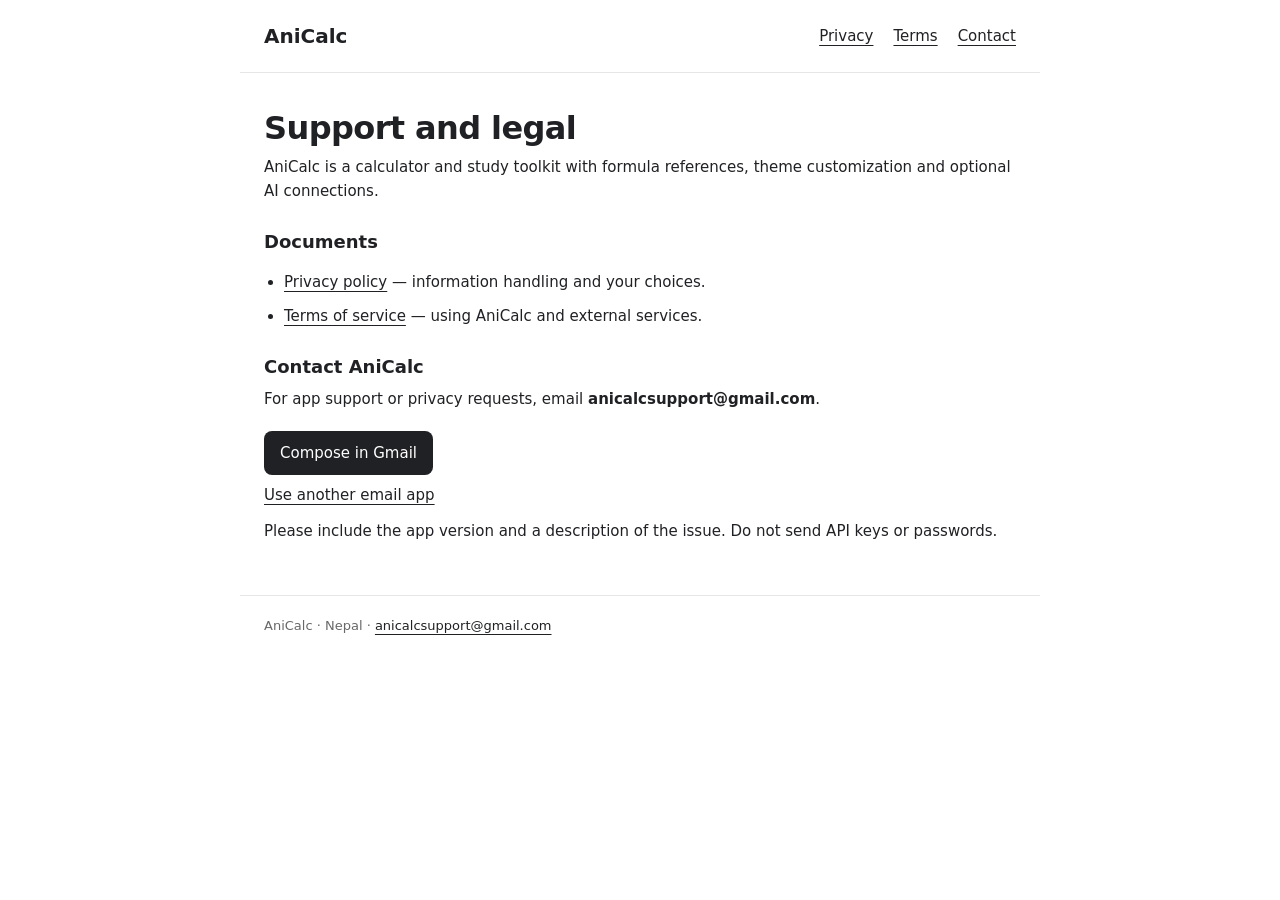
<file: index.html>
<!doctype html><html lang="en"><head><meta charset="utf-8"><meta name="viewport" content="width=device-width,initial-scale=1"><meta name="description" content="AniCalc privacy policy, terms of service and contact details"><title>Support and legal | AniCalc</title><link rel="stylesheet" href="style.css"></head><body><header><a href="index.html">AniCalc</a><nav aria-label="Main navigation"><a href="privacy.html">Privacy</a><a href="terms.html">Terms</a><a href="index.html#contact">Contact</a></nav></header><main><h1>Support and legal</h1><p>AniCalc is a calculator and study toolkit with formula references, theme customization and optional AI connections.</p><h2>Documents</h2><ul><li><a href="privacy.html">Privacy policy</a> — information handling and your choices.</li><li><a href="terms.html">Terms of service</a> — using AniCalc and external services.</li></ul><section id="contact"><h2>Contact AniCalc</h2><p>For app support or privacy requests, email <strong>anicalcsupport@gmail.com</strong>.</p><a class="contact" href="https://mail.google.com/mail/?view=cm&amp;fs=1&amp;to=anicalcsupport%40gmail.com&amp;su=AniCalc%20support" target="_blank" rel="noopener">Compose in Gmail</a><p><a href="mailto:anicalcsupport@gmail.com?subject=AniCalc%20support">Use another email app</a></p><p>Please include the app version and a description of the issue. Do not send API keys or passwords.</p></section></main><footer>AniCalc · Nepal · <a href="https://mail.google.com/mail/?view=cm&amp;fs=1&amp;to=anicalcsupport%40gmail.com&amp;su=AniCalc%20support" target="_blank" rel="noopener">anicalcsupport@gmail.com</a></footer></body></html>
</file>
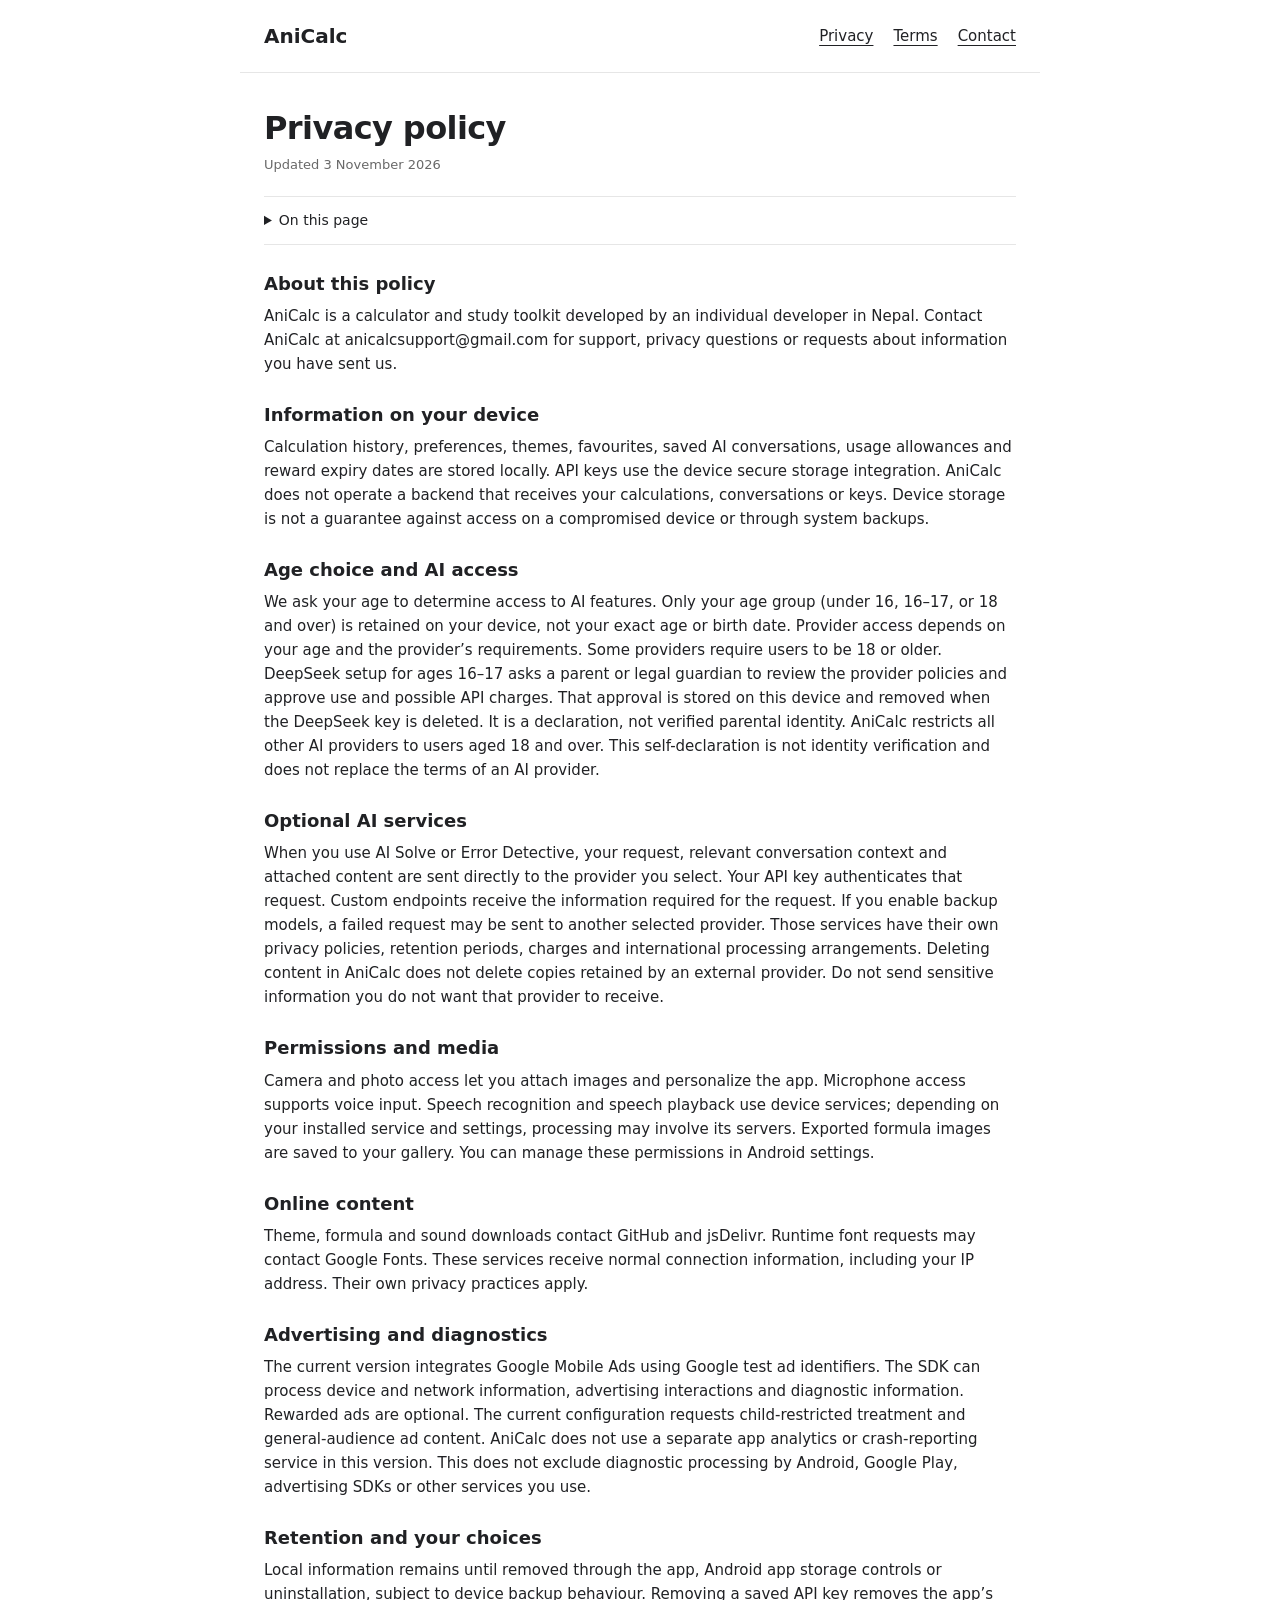
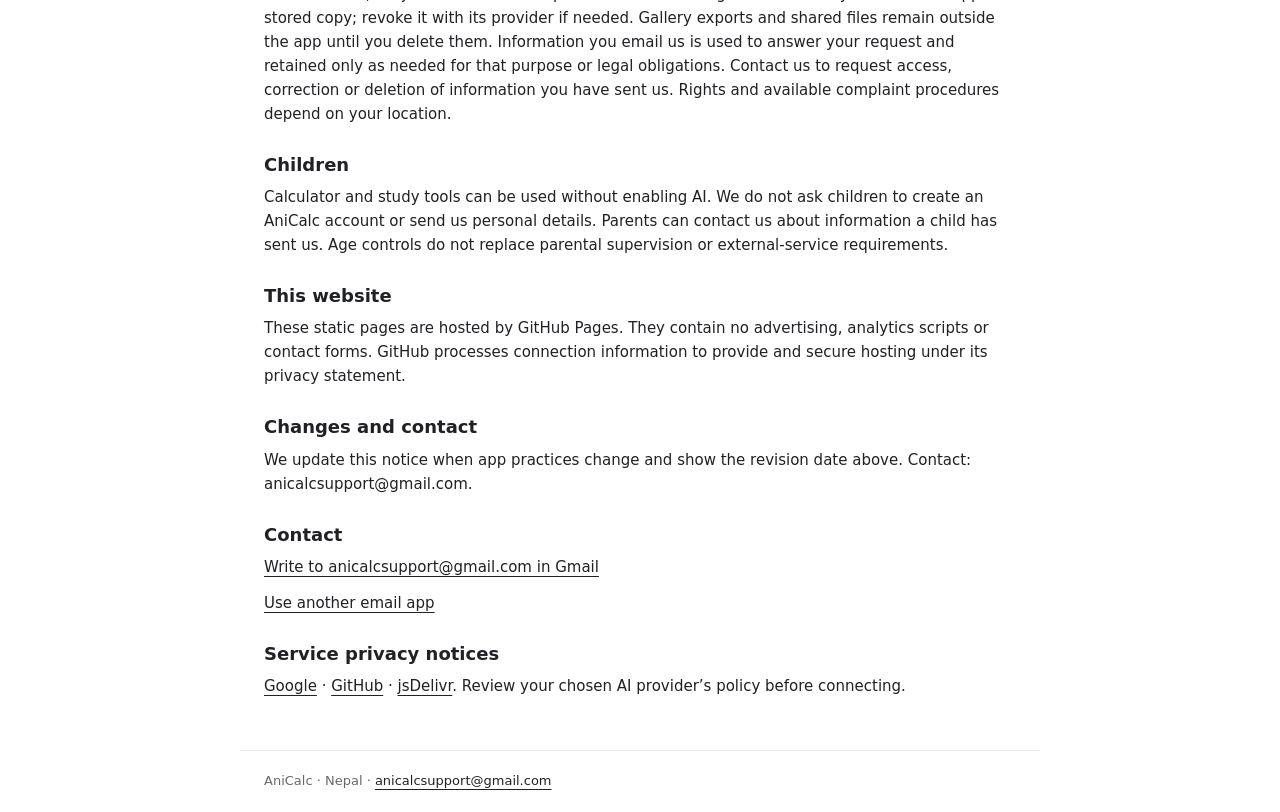
<file: privacy.html>
<!doctype html><html lang="en"><head><meta charset="utf-8"><meta name="viewport" content="width=device-width,initial-scale=1"><meta name="description" content="AniCalc privacy policy, terms of service and contact details"><title>Privacy policy | AniCalc</title><link rel="stylesheet" href="style.css"></head><body><header><a href="index.html">AniCalc</a><nav aria-label="Main navigation"><a href="privacy.html">Privacy</a><a href="terms.html">Terms</a><a href="index.html#contact">Contact</a></nav></header><main><h1>Privacy policy</h1><p class="date">Updated 3 November 2026</p><details class="contents"><summary>On this page</summary><nav class="toc" aria-label="On this page"><a href="#section-0">About this policy</a><a href="#section-1">Information on your device</a><a href="#section-2">Age choice and AI access</a><a href="#section-3">Optional AI services</a><a href="#section-4">Permissions and media</a><a href="#section-5">Online content</a><a href="#section-6">Advertising and diagnostics</a><a href="#section-7">Retention and your choices</a><a href="#section-8">Children</a><a href="#section-9">This website</a><a href="#section-10">Changes and contact</a></nav></details><section id="section-0"><h2>About this policy</h2><p>AniCalc is a calculator and study toolkit developed by an individual developer in Nepal. Contact AniCalc at anicalcsupport@gmail.com for support, privacy questions or requests about information you have sent us.</p></section><section id="section-1"><h2>Information on your device</h2><p>Calculation history, preferences, themes, favourites, saved AI conversations, usage allowances and reward expiry dates are stored locally. API keys use the device secure storage integration. AniCalc does not operate a backend that receives your calculations, conversations or keys. Device storage is not a guarantee against access on a compromised device or through system backups.</p></section><section id="section-2"><h2>Age choice and AI access</h2><p>We ask your age to determine access to AI features. Only your age group (under 16, 16–17, or 18 and over) is retained on your device, not your exact age or birth date. Provider access depends on your age and the provider’s requirements. Some providers require users to be 18 or older. DeepSeek setup for ages 16–17 asks a parent or legal guardian to review the provider policies and approve use and possible API charges. That approval is stored on this device and removed when the DeepSeek key is deleted. It is a declaration, not verified parental identity. AniCalc restricts all other AI providers to users aged 18 and over. This self-declaration is not identity verification and does not replace the terms of an AI provider.</p></section><section id="section-3"><h2>Optional AI services</h2><p>When you use AI Solve or Error Detective, your request, relevant conversation context and attached content are sent directly to the provider you select. Your API key authenticates that request. Custom endpoints receive the information required for the request. If you enable backup models, a failed request may be sent to another selected provider. Those services have their own privacy policies, retention periods, charges and international processing arrangements. Deleting content in AniCalc does not delete copies retained by an external provider. Do not send sensitive information you do not want that provider to receive.</p></section><section id="section-4"><h2>Permissions and media</h2><p>Camera and photo access let you attach images and personalize the app. Microphone access supports voice input. Speech recognition and speech playback use device services; depending on your installed service and settings, processing may involve its servers. Exported formula images are saved to your gallery. You can manage these permissions in Android settings.</p></section><section id="section-5"><h2>Online content</h2><p>Theme, formula and sound downloads contact GitHub and jsDelivr. Runtime font requests may contact Google Fonts. These services receive normal connection information, including your IP address. Their own privacy practices apply.</p></section><section id="section-6"><h2>Advertising and diagnostics</h2><p>The current version integrates Google Mobile Ads using Google test ad identifiers. The SDK can process device and network information, advertising interactions and diagnostic information. Rewarded ads are optional. The current configuration requests child-restricted treatment and general-audience ad content. AniCalc does not use a separate app analytics or crash-reporting service in this version. This does not exclude diagnostic processing by Android, Google Play, advertising SDKs or other services you use.</p></section><section id="section-7"><h2>Retention and your choices</h2><p>Local information remains until removed through the app, Android app storage controls or uninstallation, subject to device backup behaviour. Removing a saved API key removes the app’s stored copy; revoke it with its provider if needed. Gallery exports and shared files remain outside the app until you delete them. Information you email us is used to answer your request and retained only as needed for that purpose or legal obligations. Contact us to request access, correction or deletion of information you have sent us. Rights and available complaint procedures depend on your location.</p></section><section id="section-8"><h2>Children</h2><p>Calculator and study tools can be used without enabling AI. We do not ask children to create an AniCalc account or send us personal details. Parents can contact us about information a child has sent us. Age controls do not replace parental supervision or external-service requirements.</p></section><section id="section-9"><h2>This website</h2><p>These static pages are hosted by GitHub Pages. They contain no advertising, analytics scripts or contact forms. GitHub processes connection information to provide and secure hosting under its privacy statement.</p></section><section id="section-10"><h2>Changes and contact</h2><p>We update this notice when app practices change and show the revision date above. Contact: anicalcsupport@gmail.com.</p></section><h2>Contact</h2><p><a href="https://mail.google.com/mail/?view=cm&amp;fs=1&amp;to=anicalcsupport%40gmail.com&amp;su=AniCalc%20support" target="_blank" rel="noopener">Write to anicalcsupport@gmail.com in Gmail</a></p><p><a href="mailto:anicalcsupport@gmail.com?subject=AniCalc%20support">Use another email app</a></p><h2>Service privacy notices</h2><p><a href="https://policies.google.com/privacy">Google</a> · <a href="https://docs.github.com/en/site-policy/privacy-policies/github-general-privacy-statement">GitHub</a> · <a href="https://www.jsdelivr.com/terms/privacy-policy">jsDelivr</a>. Review your chosen AI provider’s policy before connecting.</p></main><footer>AniCalc · Nepal · <a href="https://mail.google.com/mail/?view=cm&amp;fs=1&amp;to=anicalcsupport%40gmail.com&amp;su=AniCalc%20support" target="_blank" rel="noopener">anicalcsupport@gmail.com</a></footer></body></html>
</file>
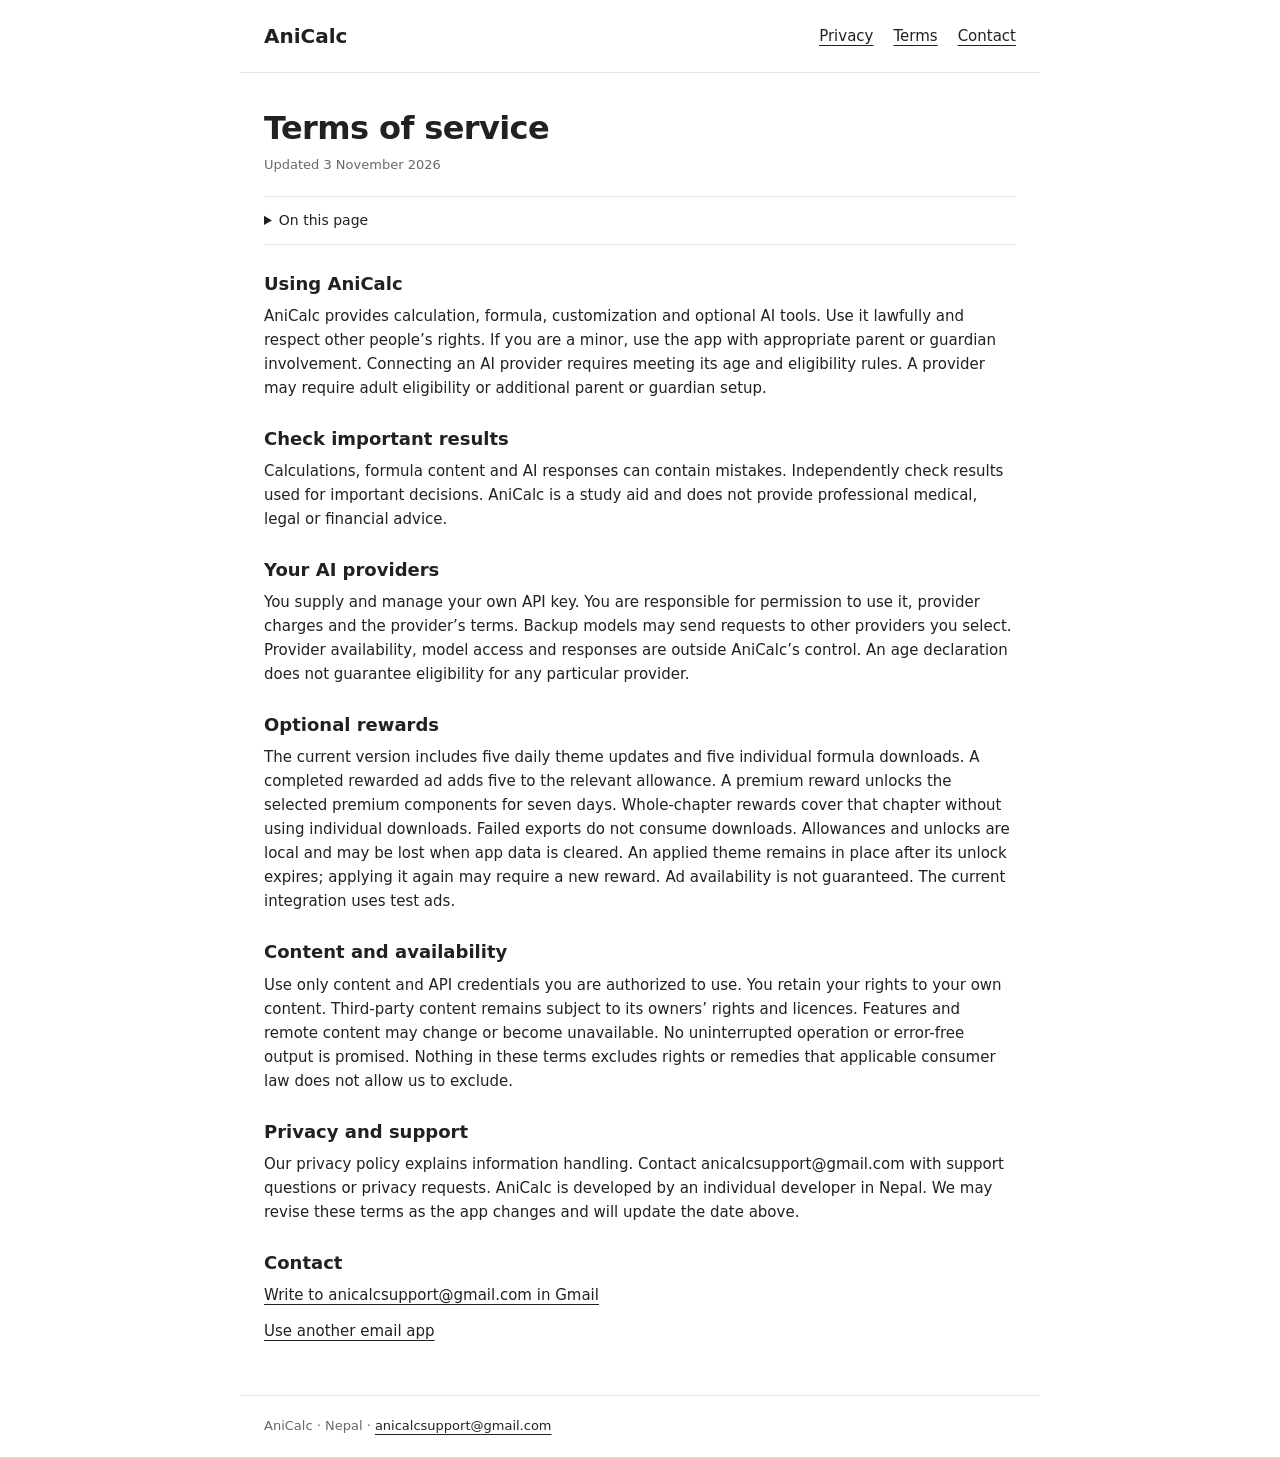
<file: terms.html>
<!doctype html><html lang="en"><head><meta charset="utf-8"><meta name="viewport" content="width=device-width,initial-scale=1"><meta name="description" content="AniCalc privacy policy, terms of service and contact details"><title>Terms of service | AniCalc</title><link rel="stylesheet" href="style.css"></head><body><header><a href="index.html">AniCalc</a><nav aria-label="Main navigation"><a href="privacy.html">Privacy</a><a href="terms.html">Terms</a><a href="index.html#contact">Contact</a></nav></header><main><h1>Terms of service</h1><p class="date">Updated 3 November 2026</p><details class="contents"><summary>On this page</summary><nav class="toc" aria-label="On this page"><a href="#section-0">Using AniCalc</a><a href="#section-1">Check important results</a><a href="#section-2">Your AI providers</a><a href="#section-3">Optional rewards</a><a href="#section-4">Content and availability</a><a href="#section-5">Privacy and support</a></nav></details><section id="section-0"><h2>Using AniCalc</h2><p>AniCalc provides calculation, formula, customization and optional AI tools. Use it lawfully and respect other people’s rights. If you are a minor, use the app with appropriate parent or guardian involvement. Connecting an AI provider requires meeting its age and eligibility rules. A provider may require adult eligibility or additional parent or guardian setup.</p></section><section id="section-1"><h2>Check important results</h2><p>Calculations, formula content and AI responses can contain mistakes. Independently check results used for important decisions. AniCalc is a study aid and does not provide professional medical, legal or financial advice.</p></section><section id="section-2"><h2>Your AI providers</h2><p>You supply and manage your own API key. You are responsible for permission to use it, provider charges and the provider’s terms. Backup models may send requests to other providers you select. Provider availability, model access and responses are outside AniCalc’s control. An age declaration does not guarantee eligibility for any particular provider.</p></section><section id="section-3"><h2>Optional rewards</h2><p>The current version includes five daily theme updates and five individual formula downloads. A completed rewarded ad adds five to the relevant allowance. A premium reward unlocks the selected premium components for seven days. Whole-chapter rewards cover that chapter without using individual downloads. Failed exports do not consume downloads. Allowances and unlocks are local and may be lost when app data is cleared. An applied theme remains in place after its unlock expires; applying it again may require a new reward. Ad availability is not guaranteed. The current integration uses test ads.</p></section><section id="section-4"><h2>Content and availability</h2><p>Use only content and API credentials you are authorized to use. You retain your rights to your own content. Third-party content remains subject to its owners’ rights and licences. Features and remote content may change or become unavailable. No uninterrupted operation or error-free output is promised. Nothing in these terms excludes rights or remedies that applicable consumer law does not allow us to exclude.</p></section><section id="section-5"><h2>Privacy and support</h2><p>Our privacy policy explains information handling. Contact anicalcsupport@gmail.com with support questions or privacy requests. AniCalc is developed by an individual developer in Nepal. We may revise these terms as the app changes and will update the date above.</p></section><h2>Contact</h2><p><a href="https://mail.google.com/mail/?view=cm&amp;fs=1&amp;to=anicalcsupport%40gmail.com&amp;su=AniCalc%20support" target="_blank" rel="noopener">Write to anicalcsupport@gmail.com in Gmail</a></p><p><a href="mailto:anicalcsupport@gmail.com?subject=AniCalc%20support">Use another email app</a></p></main><footer>AniCalc · Nepal · <a href="https://mail.google.com/mail/?view=cm&amp;fs=1&amp;to=anicalcsupport%40gmail.com&amp;su=AniCalc%20support" target="_blank" rel="noopener">anicalcsupport@gmail.com</a></footer></body></html>
</file>
<file: style.css>
*{box-sizing:border-box}body{margin:0;background:#fff;color:#202124;font:15px/1.6 system-ui,-apple-system,Segoe UI,sans-serif}header,main,footer{max-width:800px;margin:auto;padding:20px 24px}header{display:flex;align-items:center;justify-content:space-between;gap:24px;border-bottom:1px solid #e6e6e6}header>a{font-size:20px;font-weight:650;text-decoration:none}nav{display:flex;gap:20px;flex-wrap:wrap}a{color:#202124;text-underline-offset:4px}a:hover{text-decoration-thickness:2px}main{padding-top:36px;padding-bottom:40px}h1{font-size:32px;line-height:1.2;letter-spacing:-.6px;margin:0 0 8px}h2{font-size:18px;line-height:1.4;margin:26px 0 8px}p{margin:0 0 12px}small,.date{color:#686868;font-size:13px}footer{border-top:1px solid #e6e6e6;font-size:13px;color:#686868}ul{padding-left:20px}li{margin:10px 0}.contents{margin:20px 0;padding:12px 0;border-top:1px solid #e6e6e6;border-bottom:1px solid #e6e6e6}.contents summary{cursor:pointer;font-size:14px}.toc{display:block;padding:8px 0 0;margin:0}.toc a{display:block;font-size:14px;margin:4px 0}.contact{display:inline-block;margin:8px 0;padding:10px 16px;background:#202124;color:#fff;border-radius:8px;text-decoration:none}a:focus-visible{outline:2px solid #202124;outline-offset:5px}@media(max-width:480px){header,main,footer{padding-left:20px;padding-right:20px}header{align-items:flex-start;flex-direction:column;gap:12px}nav{gap:18px}h1{font-size:29px}}@media(prefers-reduced-motion:no-preference){html{scroll-behavior:smooth}}
</file>
